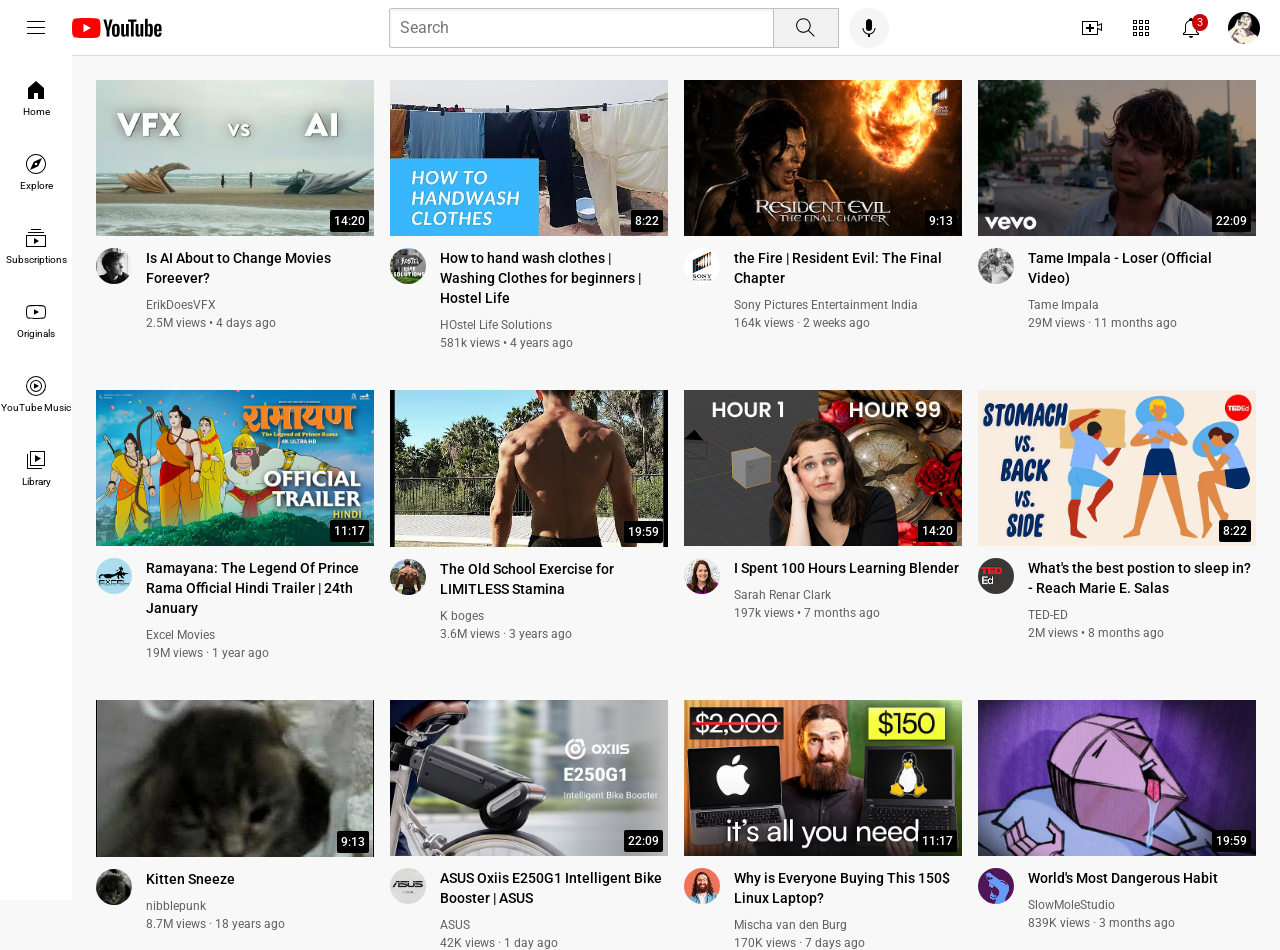
<file: index.html>
<!DOCTYPE html>
<html lang="en">
<head>
    <meta charset="UTF-8">
    <meta name="viewport" content="width=device-width, initial-scale=1.0">
    <title>(3) YouTube</title>
    <link rel="shortcut icon" href="https://images.icon-icons.com/1488/PNG/512/5295-youtube-i_102568.png" type="image/x-icon">
    <link rel="preconnect" href="https://fonts.googleapis.com">
    <link rel="preconnect" href="https://fonts.gstatic.com" crossorigin>
    <link href="https://fonts.googleapis.com/css2?family=Roboto:ital,wght@0,100..900;1,100..900&display=swap" rel="stylesheet">
    <link rel="stylesheet" href="styles/general.css">
    <link rel="stylesheet" href="styles/header.css">
    <link rel="stylesheet" href="styles/youtube.css">
    <link rel="stylesheet" href="styles/sidebar.css">
</head>
<body>
    
    <header class="header">
        <div class="left-section">
            <img class="hamburger-menu" src="icons/hamburger-menu.svg" alt="">
            <img class="youtube-logo" src="icons/youtube-logo.svg" alt="">
        </div>
        <div class="middle-section">
            <input class="search-bar" type="text" placeholder="Search">
            <button class="search-button">
                <img class="search-icon" src="icons/search.svg" alt="">
                <div class="tooltip">Search</div>
            </button>
            <!-- Put postion absolute inside position relative -->
            <button class="voice-search-button">
                <img class="voice-search-icon" src="icons/voice-search-icon.svg" alt="">
                <div class="tooltip">Search with your voice</div>
            </button>
        </div>

        <div class="right-section">
            <div class="upload-icon-container">
                <img class="upload-icon" src="icons/upload.svg" alt="">
                <div class="tooltip">Create</div>
            </div>
            <div class="youtube-apps-container">
                <img class="youtube-apps-icon" src="icons/youtube-apps.svg" alt="">
                <div class="tooltip">YouTube apps</div>
            </div>
            <div class="notifications-icon-container">
                <img class="notifications-icon" src="icons/notifications.svg" alt="">
                <div class="notifications-count">3</div>
                <div class="tooltip">Notifications</div>
            </div>
            <img class="current-user-picture" src="channel-pictures/channel.jpeg" alt="">
        </div>
    </header>

    <nav class="sidebar">
    
        <div class="sidebar-link">
            <img class="sidebar-icons" src="sidebar-icons/home.svg" alt="">
            <div>Home</div>
        </div>
        <div class="sidebar-link">
            <img class="sidebar-icons" src="sidebar-icons/explore.svg" alt="">
            <div>Explore</div>
        </div>
        <div class="sidebar-link">
            <img class="sidebar-icons" src="sidebar-icons/subscriptions.svg" alt="">
            <div>Subscriptions</div>
        </div>
        <div class="sidebar-link">
            <img src="sidebar-icons/originals.svg" alt="">
            <div>Originals</div>
        </div>
        <div class="sidebar-link">
            <img src="sidebar-icons/youtube-music.svg" alt="">
            <div>YouTube Music</div>
        </div>
        <div class="sidebar-link">
            <img src="sidebar-icons/library.svg" alt="">
            <div>Library</div>
        </div>
    </nav>

    <main>
        <section class="video-grid">

        <div class="video-preview">
        <div class="thumbnail-row">
            <a href="https://www.youtube.com/watch?v=BRESQ8NX-us">
            <img class="thumbnail" src="video-thumbnails/thumbnail1.avif">
            </a>
            <div class="video-time">14:20</div>
        </div>
        <div class="video-info-grid">
            <div class="channel-picture">
                <a href="https://www.youtube.com/@erikdoesvfx">
                    <img class="profile-picture" src="channel-pictures/channel-1.jpg" alt="">
                </a>
            </div>
            <div class="video-info">
                <p class="video-title">Is AI About to Change Movies Foreever?</p>
                <p class="video-author">ErikDoesVFX</p>
                <p class="video-stats">2.5M views • 4 days ago</p>
            </div>
        </div>
    </div>

    <div class="video-preview">
        <div class="thumbnail-row">
            <a href="https://www.youtube.com/watch?v=LeCjeeIjWIc">
                <img class="thumbnail" src="video-thumbnails/thumbnail2.avif">
            </a>
            <div class="video-time">8:22</div>
        </div>
        <div class="video-info-grid">
            <div class="channel-picture">
                <img class="profile-picture" src="channel-pictures/channel-2.jpg" alt="">
            </div>
            <div class="video-info">
                <p class="video-title">How to hand wash clothes | Washing Clothes for beginners | Hostel Life</p>
                <p class="video-author">HOstel Life Solutions</p>
                <p class="video-stats">581k views • 4 years ago</p>
            </div>
        </div>
    </div>

    <div class="video-preview">
        <div class="thumbnail-row">
            <a href="https://www.youtube.com/watch?v=WAELDzjh1bE">
                <img class="thumbnail" src="video-thumbnails/thumbnail3.avif">
            </a>
            <div class="video-time">9:13</div>
        </div>
        <div class="video-info-grid">
            <div class="channel-picture">
                <img class="profile-picture" src="channel-pictures/channel-3.jpg" alt="">
            </div>
            <div class="video-info">
                <p class="video-title">the Fire | Resident Evil: The Final Chapter</p>
                <p class="video-author">Sony Pictures Entertainment India</p>
                <p class="video-stats">164k views · 2 weeks ago</p>
            </div>
        </div>
    </div>

    <div class="video-preview">
        <div class="thumbnail-row">
            <a href="https://www.youtube.com/watch?v=s3a4OQR-10M">
                <img class="thumbnail" src="video-thumbnails/thumbnail4.avif">
            </a>
            <div class="video-time">22:09</div>
        </div>
        <div class="video-info-grid">
            <div class="channel-picture">
                <img class="profile-picture" src="channel-pictures/channel-4.jpg" alt="">
            </div>
            <div class="video-info">
                <p class="video-title">Tame Impala - Loser (Official Video)</p>
                <p class="video-author">Tame Impala</p>
                <p class="video-stats">29M views · 11 months ago</p>
            </div>
        </div>
    </div>

    <div class="video-preview">
        <div class="thumbnail-row">
            <a href="https://www.youtube.com/watch?v=QPkdkknzUkQ">
                <img class="thumbnail" src="video-thumbnails/thumbnail5.avif">
            </a>
            <div class="video-time">11:17</div>
        </div>
        <div class="video-info-grid">
            <div class="channel-picture">
                <img class="profile-picture" src="channel-pictures/channel-5.jpg" alt="">
            </div>
            <div class="video-info">
                <p class="video-title">Ramayana: The Legend Of Prince Rama Official Hindi Trailer | 24th January</p>
                <p class="video-author">Excel Movies</p>
                <p class="video-stats">19M views · 1 year ago</p>
            </div>
        </div>
    </div>

    <div class="video-preview">
        <div class="thumbnail-row">
            <a href="https://www.youtube.com/watch?v=0euDDJu6GnQ">
                <img class="thumbnail" src="video-thumbnails/thumbnail6.avif">
            </a>
            <div class="video-time">19:59</div>
        </div>
        <div class="video-info-grid">
            <div class="channel-picture">
                <img class="profile-picture" src="channel-pictures/channel-6.jpg" alt="">
            </div>
            <div class="video-info">
                <p class="video-title">The Old School Exercise for LIMITLESS Stamina</p>
                <p class="video-author">K boges</p>
                <p class="video-stats">3.6M views · 3 years ago</p>
            </div>
        </div>
    </div>

    <div class="video-preview">
        <div class="thumbnail-row">
            <a href="https://www.youtube.com/watch?v=CaIQaQnHHFw">
                <img class="thumbnail" src="video-thumbnails/thumbnail7.avif">
            </a>
            <div class="video-time">14:20</div>
        </div>
        <div class="video-info-grid">
            <div class="channel-picture">
                <img class="profile-picture" src="channel-pictures/channel-7.jpg" alt="">
            </div>
            <div class="video-info">
                <p class="video-title">I Spent 100 Hours Learning Blender</p>
                <p class="video-author">Sarah Renar Clark</p>
                <p class="video-stats">197k views • 7 months ago</p>
            </div>
        </div>
    </div>

    <div class="video-preview">
        <div class="thumbnail-row">
            <a href="https://www.youtube.com/watch?v=_GI9-J-sE5k">
                <img class="thumbnail" src="video-thumbnails/thumbnail8.avif">
            </a>
            <div class="video-time">8:22</div>
        </div>
        <div class="video-info-grid">
            <div class="channel-picture">
                <img class="profile-picture" src="channel-pictures/channel-8.jpg" alt="">
            </div>
            <div class="video-info">
                <p class="video-title">What's the best postion to sleep in? - Reach Marie E. Salas</p>
                <p class="video-author">TED-ED</p>
                <p class="video-stats">2M views • 8 months ago</p>
            </div>
        </div>
    </div>

    <div class="video-preview">
        <div class="thumbnail-row">
            <a href="https://www.youtube.com/watch?v=d4HwO3ZUCUw">
                <img class="thumbnail" src="video-thumbnails/thumbnail9.avif">
            </a>
            <div class="video-time">9:13</div>
        </div>
        <div class="video-info-grid">
            <div class="channel-picture">
                <img class="profile-picture" src="channel-pictures/channel-9.jpg" alt="">
            </div>
            <div class="video-info">
                <p class="video-title">Kitten Sneeze</p>
                <p class="video-author">nibblepunk</p>
                <p class="video-stats">8.7M views · 18 years ago</p>
            </div>
        </div>
    </div>

    <div class="video-preview">
        <div class="thumbnail-row">
            <a href="https://www.youtube.com/watch?v=1omwSBju9Vs">
                <img class="thumbnail" src="video-thumbnails/thumbnail10.avif">
            </a>
            <div class="video-time">22:09</div>
        </div>
        <div class="video-info-grid">
            <div class="channel-picture">
                <img class="profile-picture" src="channel-pictures/channel-10.jpg" alt="">
            </div>
            <div class="video-info">
                <p class="video-title">ASUS Oxiis E250G1 Intelligent Bike Booster | ASUS</p>
                <p class="video-author">ASUS</p>
                <p class="video-stats">42K views · 1 day ago</p>
            </div>
        </div>
    </div>

    <div class="video-preview">
        <div class="thumbnail-row">
            <a href="https://www.youtube.com/watch?v=Eor_qf5KCHI">
                <img class="thumbnail" src="video-thumbnails/thumbnail11.avif">
            </a>
            <div class="video-time">11:17</div>
        </div>
        <div class="video-info-grid">
            <div class="channel-picture">
                <img class="profile-picture" src="channel-pictures/channel-11.jpg" alt="">
            </div>
            <div class="video-info">
                <p class="video-title">Why is Everyone Buying This 150$ Linux Laptop?</p>
                <p class="video-author">Mischa van den Burg</p>
                <p class="video-stats">170K views · 7 days ago</p>
            </div>
        </div>
    </div>

    <div class="video-preview">
        <div class="thumbnail-row">
            <a href="https://www.youtube.com/watch?v=LcMBW-5r3EU">
                <img class="thumbnail" src="video-thumbnails/thumbnail12.avif">
            </a>
            <div class="video-time">19:59</div>
        </div>
        <div class="video-info-grid">
            <div class="channel-picture">
                <img class="profile-picture" src="channel-pictures/channel-12.jpg" alt="">
            </div>
            <div class="video-info">
                <p class="video-title">World's Most Dangerous Habit</p>
                <p class="video-author">SlowMoleStudio</p>
                <p class="video-stats">839K views · 3 months ago</p>
            </div>
        </div>
    </div>
    </section>
    </main>
</body>
</html>
</file>
<file: styles/general.css>
p{
    margin-top: 0;
    margin-bottom: 0;
}

body{
    /* This style below will be inherited */
    font-family: Roboto, Arial;
    margin: 0;
    padding-top: 80px;
    padding-left: 96px;
    padding-right: 24px;
    background-color: rgb(248, 248, 248);
}
</file>
<file: styles/header.css>
.header{
    height: 55px;
    display: flex;
    flex-direction: row;
    justify-content: space-between;

    position: fixed;
    top: 0;
    left: 0;
    right: 0;
    z-index: 100;

    background-color: white;

    border-bottom: 1px solid rgb(222, 222, 222);
}
 
.left-section{
    display: flex;
    align-items: center;
}

.hamburger-menu{
    height: 24px;
    margin-left: 24px;
    margin-right: 24px;
}

.youtube-logo{
    height: 20px;
}

.middle-section{
    flex: 1;
    margin-left: 70px;
    margin-right: 35px;
    max-width: 500px;
    display: flex;
    align-items: center;
}

.search-bar{
    flex: 1;
    height: 36px;
    padding-left: 10px;
    font-size: 16px;
    border: 1px solid rgb(192, 192, 192);
    border-radius: 2px;
    box-shadow: inset 1px 2px 3px rgba(0,0,0,0.05);
    width: 0;
}

.search-bar::placeholder{
    font-family: Roboto, Arial;
    font-size: 16px;
}

.search-button{
    height: 40px;
    width: 66px;
    background-color: rgb(241, 241, 241);
    border: 1px solid rgb(192, 192, 192);
    margin-left: -1px;
    margin-right: 10px;
}

.search-button,
.voice-search-button,
.upload-icon-container,
.youtube-apps-container,
.notifications-icon-container{
    display: flex;
    justify-content: center;
    align-items: center;
    position: relative;
}

.search-button .tooltip,
.voice-search-button .tooltip,
.upload-icon-container .tooltip,
.youtube-apps-container .tooltip,
.notifications-icon-container .tooltip{
    font-family: Roboto, Arial;
    position: absolute;
    background-color: gray;
    color: white;
    padding: 4px 8px;
    border-radius: 2px;
    font-size: 12px;
    bottom: -30px;
    opacity: 0;
    transition: opacity 0.15s;
    pointer-events: none;
    white-space: nowrap;
}

.search-button:hover .tooltip,
.voice-search-button:hover .tooltip,
.upload-icon-container:hover .tooltip,
.youtube-apps-container:hover .tooltip,
.notifications-icon-container:hover .tooltip{
    opacity: 1;
}

.search-icon{
    height: 25px;
    /* margin-top: 4px; */
}

.voice-search-button{
    height: 40px;
    width: 40px;
    border-radius: 20px;
    border: none;
    background-color: rgb(245, 245, 245);
}

.voice-search-icon{
    height: 24px;
    /* margin-top: 4px; */
}

.right-section{
    width: 180px;
    margin-right: 20px;
    display: flex;
    align-items: center;
    justify-content: space-between;
    flex-shrink: 0;
}

.upload-icon{
    height: 24px;
}

.youtube-apps-icon{
    height: 24px;
}

.notifications-icon{
    height: 24px;
}

.notifications-icon-container{
position: relative;
}

.notifications-count{
    position: absolute;
    top: -2px;
    right: -5px;
    background-color: rgb(200, 0, 0);
    color: white;
    font-family: Roboto, Arial;
    font-size: 11px;
    padding: 2px 5px;
    border-radius: 10px;
    /* border: 1px solid white; */
}

.current-user-picture{
    height: 32px;
    border-radius: 16px;
}
</file>
<file: styles/youtube.css>
/* body{
    background-color: pink;
} */

.thumbnail-row{
    margin-bottom: 8px;
    position: relative;
}

.video-time{
    font-size: 12px;
    font-weight: 500;
    padding: 4px;
    background-color: black;
    color: white;
    position: absolute;
    right: 5px;
    bottom: 8px;
    border-radius: 2px;
}

.thumbnail{
    width: 100%;
}

.video-info-grid{
    display: grid;
    grid-template-columns: 50px 1fr;
}

.profile-picture{
    width: 36px;
    border-radius: 50px;
}

.video-title{
    margin-top: 0;
    font-size: 14px;
    font-weight: 500;
    line-height: 20px;
    margin-bottom: 10px;
}

.video-author{
    margin-bottom: 4px;
}

.video-author,
.video-stats {
    font-size: 12px;
    color: rgb(96, 96, 96);
}

.video-grid{
    display: grid;
    grid-template-columns: 1fr 1fr 1fr;
    column-gap: 16px;
    row-gap: 40px;
}

@media (max-width: 870px) {
    .video-grid{
        grid-template-columns: 1fr 1fr;
    }
}


@media (min-width: 871px) and (max-width: 1124px){
    .video-grid{
        grid-template-columns: 1fr 1fr 1fr;
    }
}

@media (min-width: 1125px) {
    .video-grid{
        grid-template-columns: 1fr 1fr 1fr 1fr;
    }
}
</file>
<file: styles/sidebar.css>
.sidebar{
    position: fixed;
    background-color: white;
    left: 0;
    bottom: 0;
    top: 55px;
    width: 72px;
    z-index: 200;
    padding-top: 5px;
}

.sidebar-link{
    height: 74px;
    display: flex;
    flex-direction: column;
    align-items: center;
    justify-content: center;
    cursor: pointer;
}

.sidebar-link:hover{
    background-color: rgb(231, 231, 231);
}

.sidebar-link img{
    height: 24px;
    margin-bottom: 4px;
}

.sidebar-link div{
    font-size: 10px;
}
</file>
